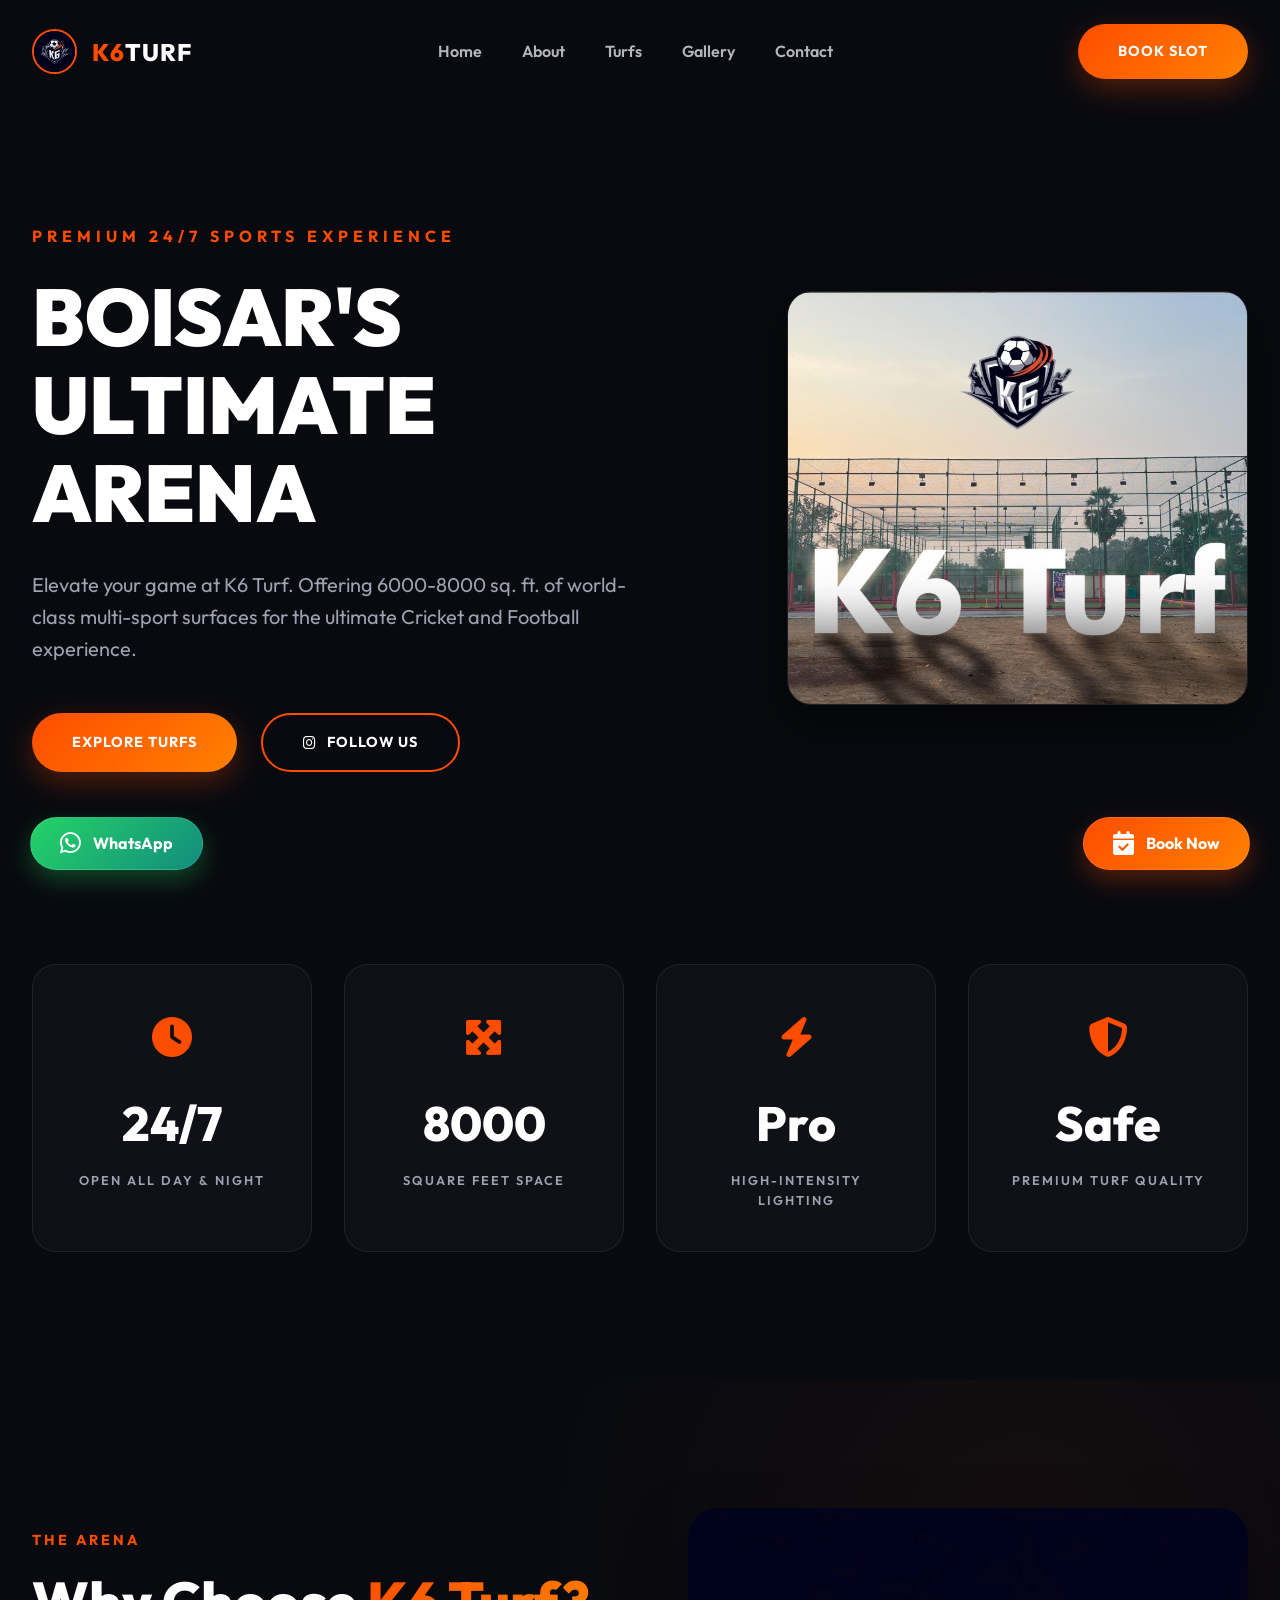
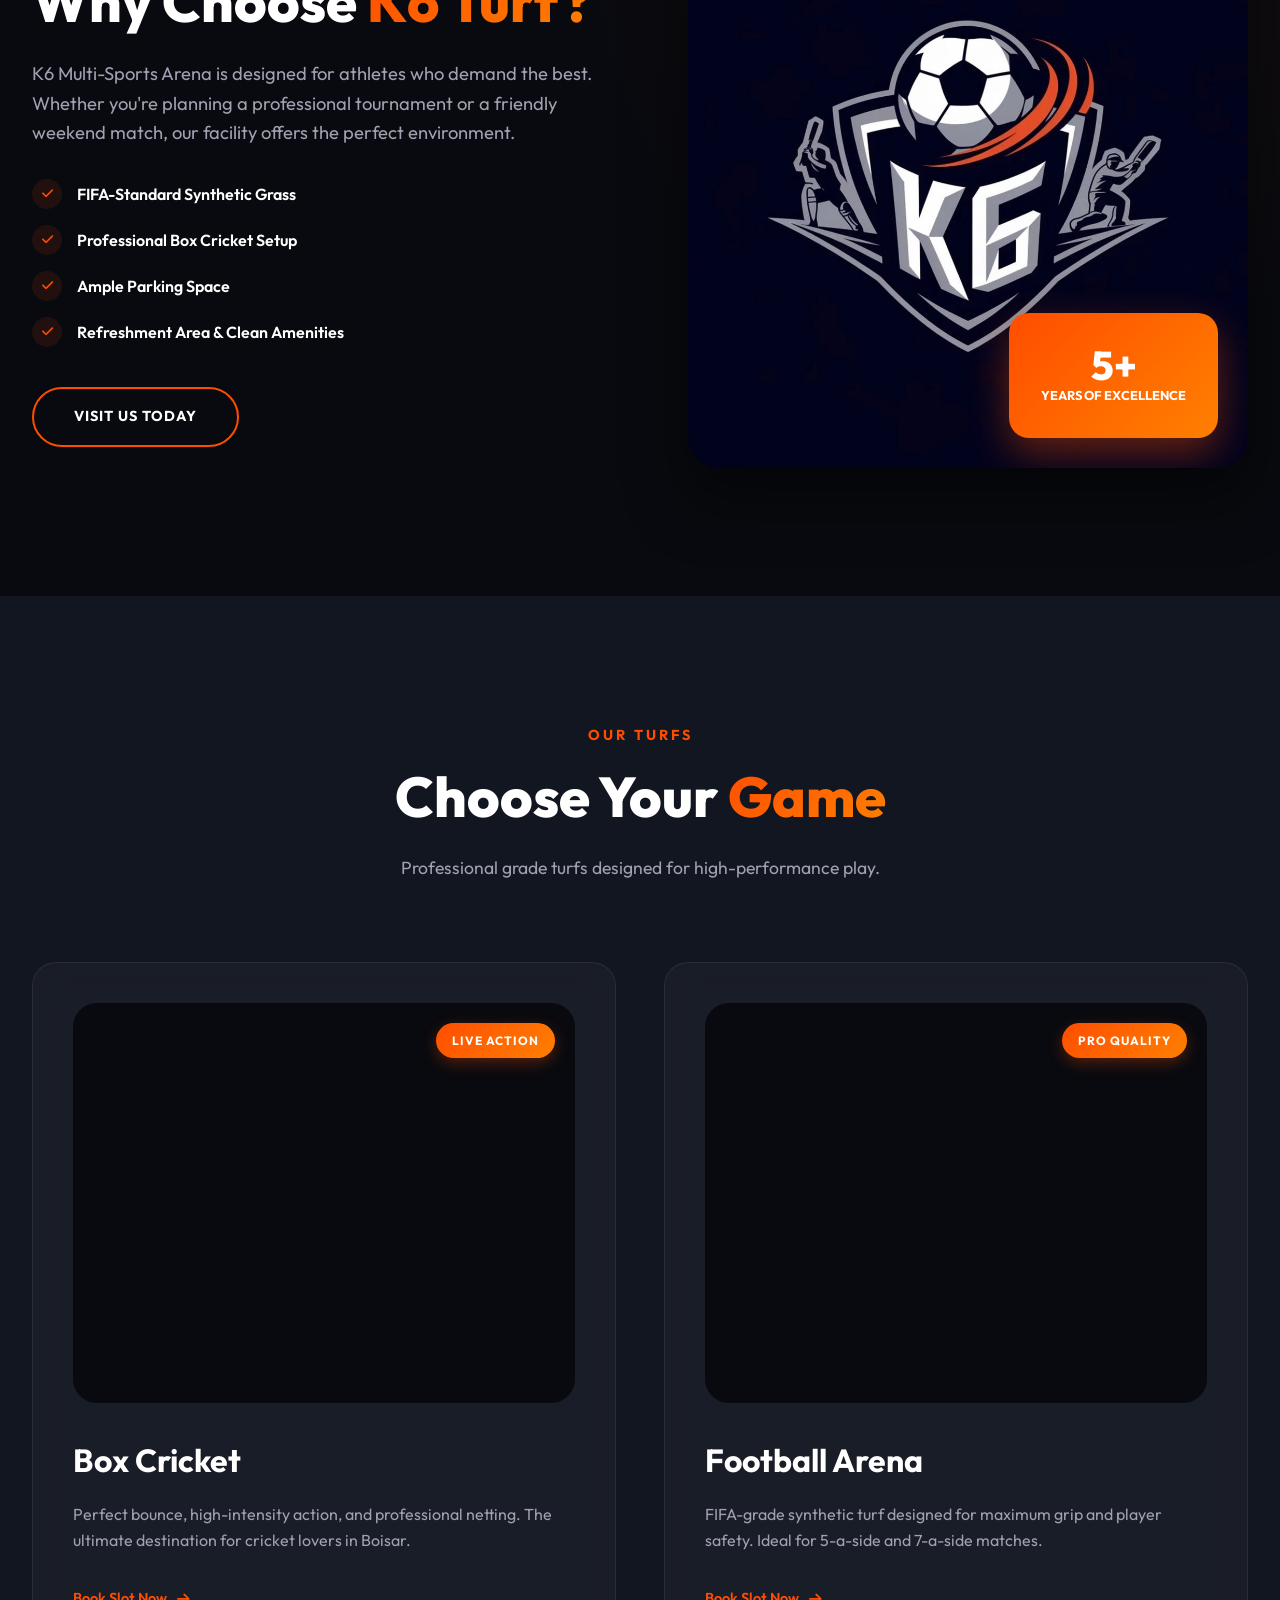
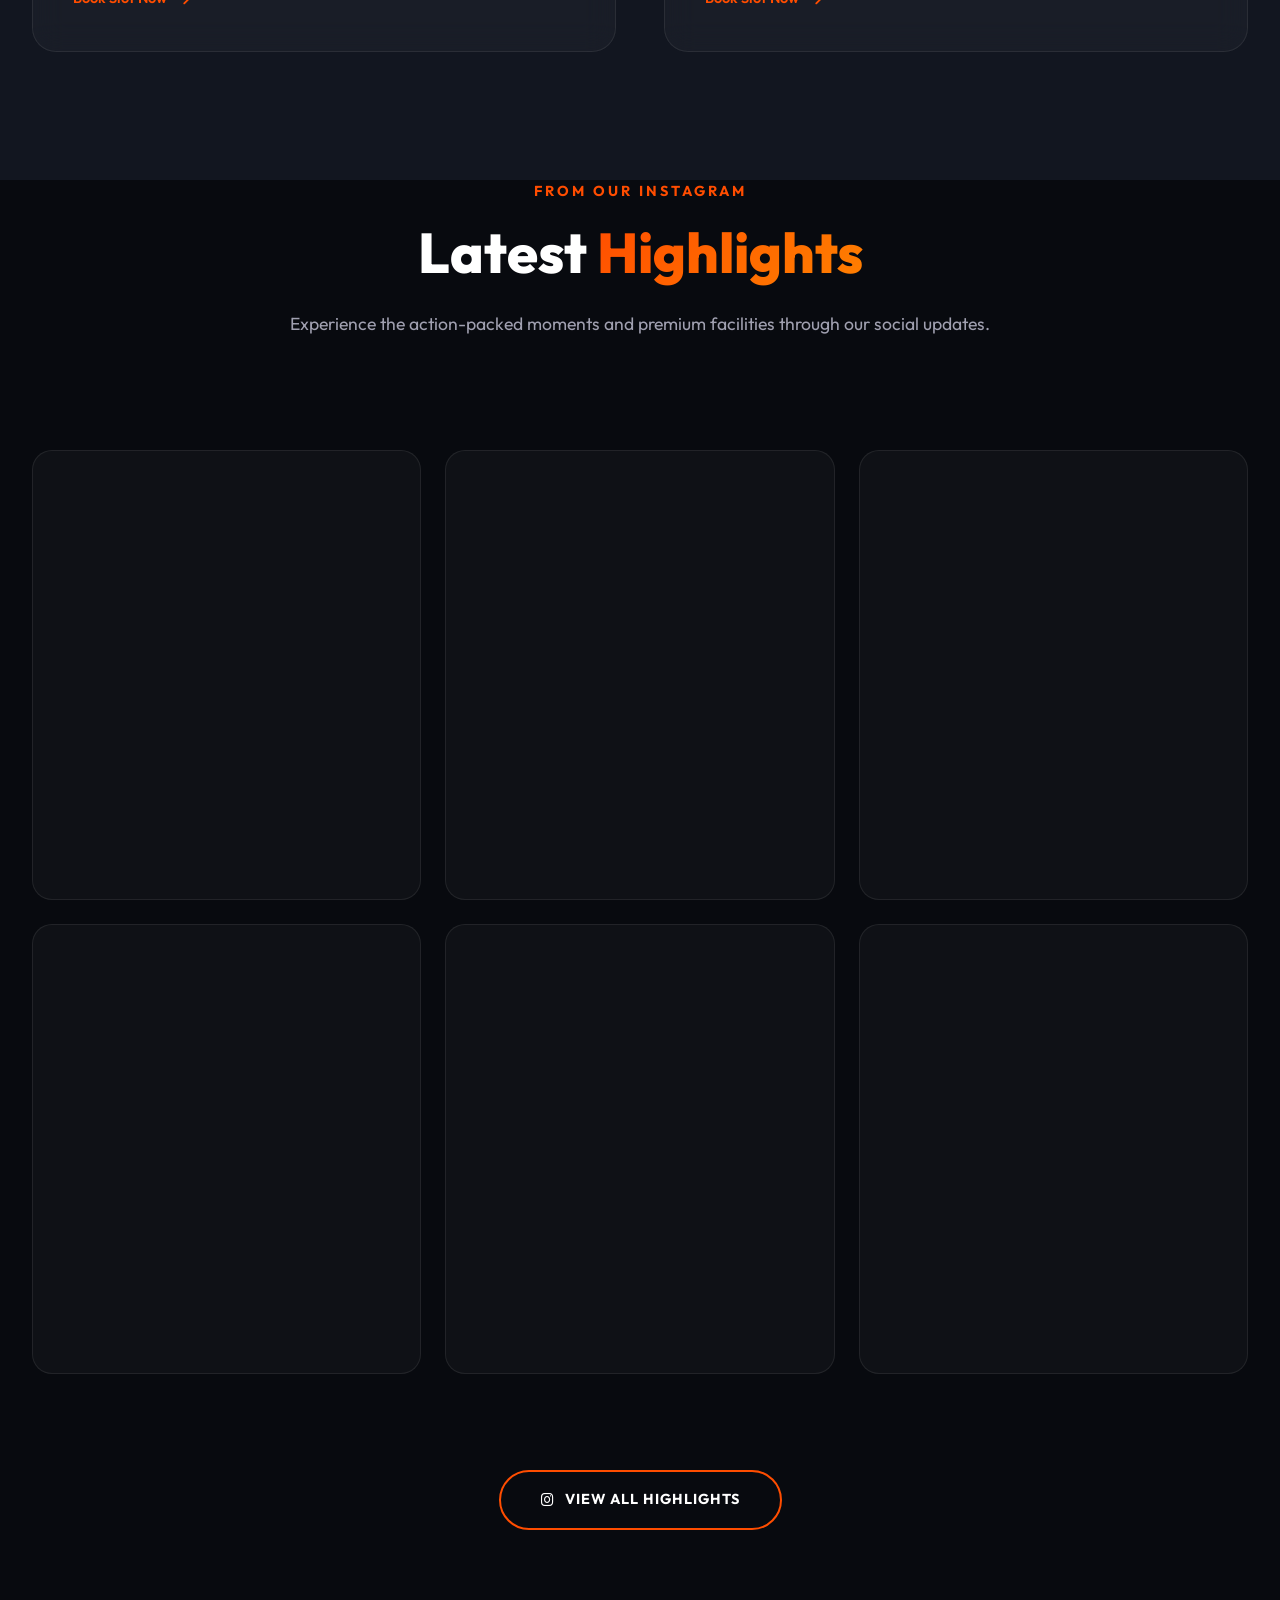
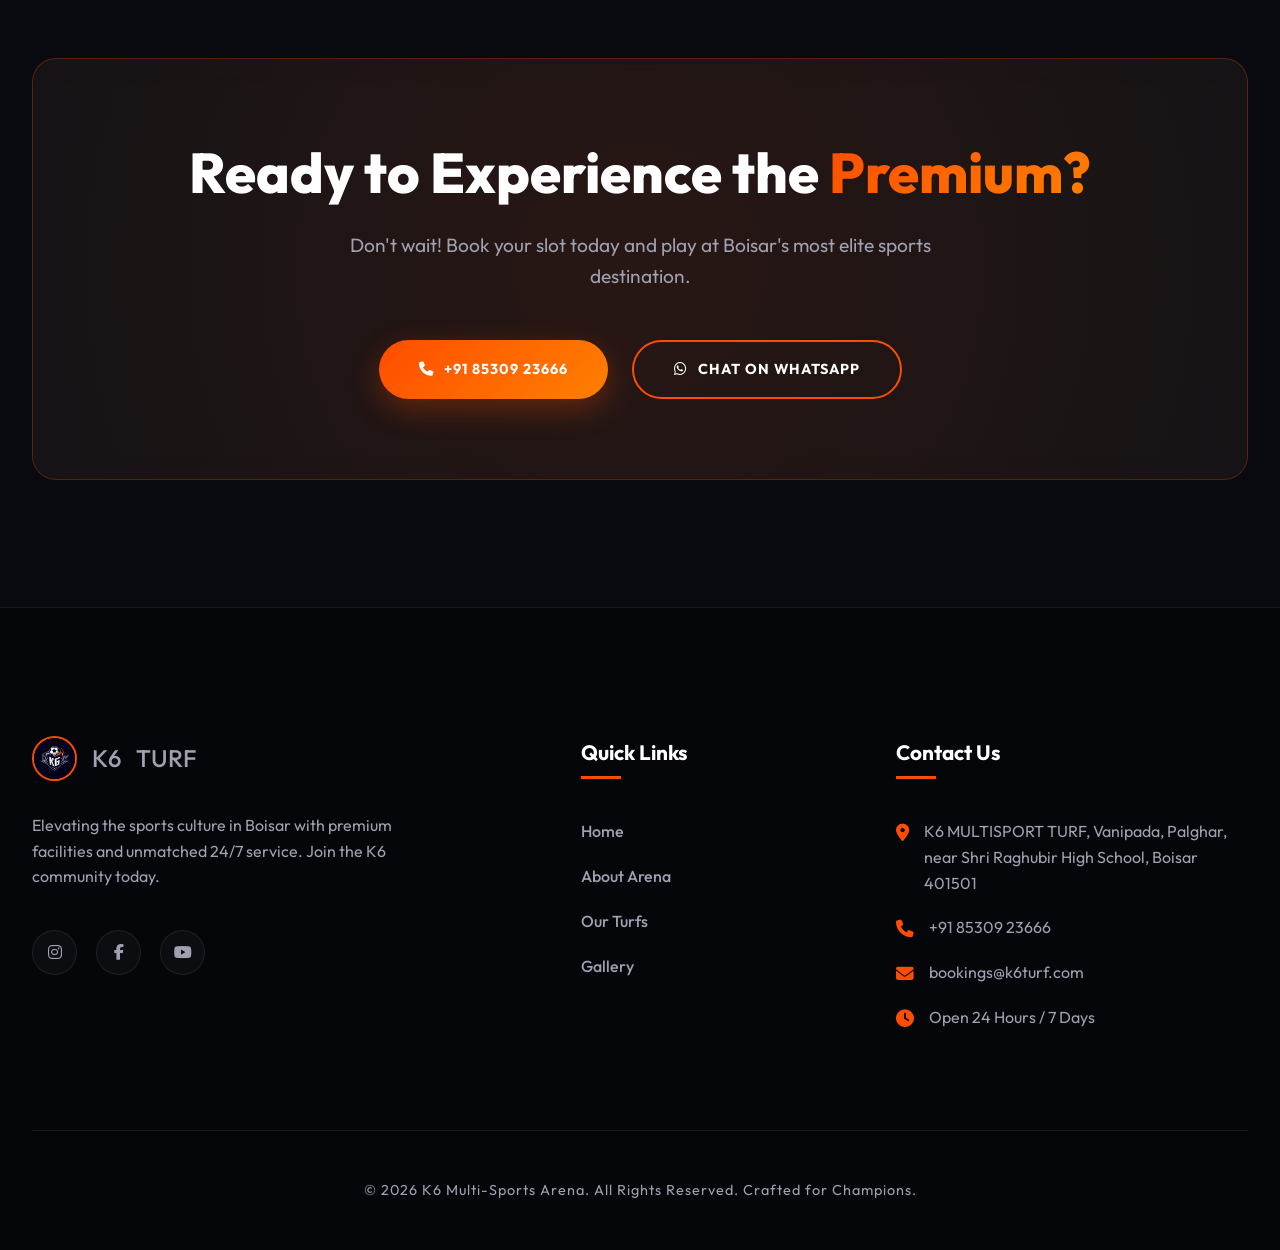
<file: index.html>
<!DOCTYPE html>
<html lang="en">
<head>
    <meta charset="UTF-8">
    <meta name="viewport" content="width=device-width, initial-scale=1.0">
    <title>K6Turf | Premium Multi-Sports Arena Boisar | 24/7 Cricket & Football</title>
    <meta name="description" content="K6 Multi-Sports Arena in Boisar. Premium 24/7 sports experience with 6000-8000 sq. ft. turfs for Cricket and Football. Book your slot now!">
    <meta name="keywords" content="K6 Turf, Boisar Turf, Cricket Turf Boisar, Football Turf Boisar, Multi-Sports Arena Boisar">
    <link rel="stylesheet" href="style.css">
    <link rel="stylesheet" href="https://cdnjs.cloudflare.com/ajax/libs/font-awesome/6.4.0/css/all.min.css">
    <link href="https://unpkg.com/aos@2.3.1/dist/aos.css" rel="stylesheet">
</head>
<body>

    <!-- Preloader -->
    <div class="preloader" id="preloader">
        <div class="loader-content">
            <img src="assets/logo.jpg" alt="K6 Turf Logo" class="loader-logo">
            <div class="loader-bar"></div>
        </div>
    </div>

    <header id="header">
        <div class="container">
            <nav>
                <a href="#" class="logo">
                    <img src="assets/logo.jpg" alt="K6 Logo" class="nav-logo">
                    <span class="logo-text"><span>K6</span>TURF</span>
                </a>
                <ul class="nav-links">
                    <li><a href="#home">Home</a></li>
                    <li><a href="#about">About</a></li>
                    <li><a href="#services">Turfs</a></li>
                    <li><a href="gallery.html">Gallery</a></li>
                    <li><a href="#contact">Contact</a></li>
                </ul>
                <div class="nav-actions">
                    <a href="https://wa.me/918530923666" class="btn btn-primary">Book Slot</a>
                    <button class="mobile-nav-toggle"><i class="fas fa-bars"></i></button>
                </div>
            </nav>
        </div>
    </header>

    <main>
        <!-- Hero Section -->
        <section class="hero" id="home">
            <div class="hero-overlay"></div>
            <div class="hero-bg">
                <video autoplay muted loop playsinline class="hero-video">
                    <source src="https://cdn.pixabay.com/video/2019/04/13/22756-330663738_large.mp4" type="video/mp4">
                </video>
            </div>
            <div class="container">
                <div class="hero-grid">
                    <div class="hero-content">
                        <span class="hero-tagline" data-aos="fade-down">Premium 24/7 Sports Experience</span>
                        <h1 data-aos="fade-up" data-aos-delay="200">BOISAR'S ULTIMATE <span>ARENA</span></h1>
                        <p data-aos="fade-up" data-aos-delay="400">Elevate your game at K6 Turf. Offering 6000-8000 sq. ft. of world-class multi-sport surfaces for the ultimate Cricket and Football experience.</p>
                        <div class="hero-btns" data-aos="fade-up" data-aos-delay="600">
                            <a href="#services" class="btn btn-primary">Explore Turfs</a>
                            <a href="https://www.instagram.com/k6_turf_boisar/" target="_blank" class="btn btn-outline"><i class="fab fa-instagram"></i> Follow Us</a>
                        </div>
                    </div>
                    <div class="hero-image" data-aos="zoom-in" data-aos-delay="400">
                        <img src="assets/hero_image.jpg" alt="K6 Turf Arena" class="hero-main-image">
                        <div class="logo-glow"></div>
                    </div>
                </div>
            </div>

        </section>

        <!-- Stats/Features -->
        <section class="stats">
            <div class="container">
                <div class="stats-grid">
                    <div class="stat-item glass-card" data-aos="zoom-in" data-aos-delay="100">
                        <div class="stat-icon"><i class="fas fa-clock"></i></div>
                        <h3>24/7</h3>
                        <p>Open All Day & Night</p>
                    </div>
                    <div class="stat-item glass-card" data-aos="zoom-in" data-aos-delay="200">
                        <div class="stat-icon"><i class="fas fa-expand-arrows-alt"></i></div>
                        <h3>8000</h3>
                        <p>Square Feet Space</p>
                    </div>
                    <div class="stat-item glass-card" data-aos="zoom-in" data-aos-delay="300">
                        <div class="stat-icon"><i class="fas fa-bolt"></i></div>
                        <h3>Pro</h3>
                        <p>High-Intensity Lighting</p>
                    </div>
                    <div class="stat-item glass-card" data-aos="zoom-in" data-aos-delay="400">
                        <div class="stat-icon"><i class="fas fa-shield-alt"></i></div>
                        <h3>Safe</h3>
                        <p>Premium Turf Quality</p>
                    </div>
                </div>
            </div>
        </section>

        <!-- About Section -->
        <section class="about" id="about">
            <div class="container">
                <div class="about-grid">
                    <div class="about-content" data-aos="fade-right">
                        <span class="sub-title">The Arena</span>
                        <h2>Why Choose <span>K6 Turf?</span></h2>
                        <p>K6 Multi-Sports Arena is designed for athletes who demand the best. Whether you're planning a professional tournament or a friendly weekend match, our facility offers the perfect environment.</p>
                        <ul class="feature-list">
                            <li><i class="fas fa-check"></i> FIFA-Standard Synthetic Grass</li>
                            <li><i class="fas fa-check"></i> Professional Box Cricket Setup</li>
                            <li><i class="fas fa-check"></i> Ample Parking Space</li>
                            <li><i class="fas fa-check"></i> Refreshment Area & Clean Amenities</li>
                        </ul>
                        <a href="#contact" class="btn btn-outline">Visit Us Today</a>
                    </div>
                    <div class="about-image" data-aos="fade-left">
                        <div class="image-wrapper">
                            <img src="assets/logo.jpg" alt="K6 Turf Experience">
                            <div class="experience-badge">
                                <h3>5+</h3>
                                <p>Years of Excellence</p>
                            </div>
                        </div>
                    </div>
                </div>
            </div>
        </section>

        <!-- Services Section -->
        <section class="services" id="services">
            <div class="container">
                <div class="section-header" data-aos="fade-up">
                    <span class="sub-title">Our Turfs</span>
                    <h2>Choose Your <span>Game</span></h2>
                    <p>Professional grade turfs designed for high-performance play.</p>
                </div>

                <div class="service-card-wrapper">
                    <div class="service-card glass-card" data-aos="fade-up">
                        <div class="service-img">
                            <blockquote class="instagram-media" data-instgrm-permalink="https://www.instagram.com/reel/DECcVCstjQd/" data-instgrm-version="14" style="width:100%; margin:0; border-radius: 24px;"></blockquote>
                            <div class="video-tag">Live Action</div>
                        </div>
                        <div class="service-body">
                            <h3>Box Cricket</h3>
                            <p>Perfect bounce, high-intensity action, and professional netting. The ultimate destination for cricket lovers in Boisar.</p>
                            <a href="https://wa.me/918530923666" class="btn btn-link">Book Slot Now <i class="fas fa-arrow-right"></i></a>
                        </div>
                    </div>

                    <div class="service-card glass-card" data-aos="fade-up" data-aos-delay="200">
                        <div class="service-img">
                            <blockquote class="instagram-media" data-instgrm-permalink="https://www.instagram.com/reel/DDRJOuAzfrm/" data-instgrm-version="14" style="width:100%; margin:0; border-radius: 24px;"></blockquote>
                            <div class="video-tag">Pro Quality</div>
                        </div>
                        <div class="service-body">
                            <h3>Football Arena</h3>
                            <p>FIFA-grade synthetic turf designed for maximum grip and player safety. Ideal for 5-a-side and 7-a-side matches.</p>
                            <a href="https://wa.me/918530923666" class="btn btn-link">Book Slot Now <i class="fas fa-arrow-right"></i></a>
                        </div>
                    </div>
                </div>
            </div>
        </section>

        <!-- Instagram Feed Section -->
        <section class="social-feed" id="gallery">
            <div class="container">
                <div class="section-header" data-aos="fade-up">
                    <span class="sub-title">From Our Instagram</span>
                    <h2>Latest <span>Highlights</span></h2>
                    <p>Experience the action-packed moments and premium facilities through our social updates.</p>
                </div>                
                <div class="instagram-grid">
                    <div class="insta-embed">
                        <blockquote class="instagram-media" data-instgrm-permalink="https://www.instagram.com/p/DD9cVFitu2C/" data-instgrm-version="14"></blockquote>
                    </div>
                    <div class="insta-embed">
                        <blockquote class="instagram-media" data-instgrm-permalink="https://www.instagram.com/p/DD1wI6gTpUK/" data-instgrm-version="14"></blockquote>
                    </div>
                    <div class="insta-embed">
                        <blockquote class="instagram-media" data-instgrm-permalink="https://www.instagram.com/reel/DDouvV-tCt_/" data-instgrm-version="14"></blockquote>
                    </div>
                    <div class="insta-embed">
                        <blockquote class="instagram-media" data-instgrm-permalink="https://www.instagram.com/reel/DDYcpSSzgJH/" data-instgrm-version="14"></blockquote>
                    </div>
                    <div class="insta-embed">
                        <blockquote class="instagram-media" data-instgrm-permalink="https://www.instagram.com/reel/DDRJOuAzfrm/" data-instgrm-version="14"></blockquote>
                    </div>
                    <div class="insta-embed">
                        <blockquote class="instagram-media" data-instgrm-permalink="https://www.instagram.com/reel/DDHYo43tLcD/" data-instgrm-version="14"></blockquote>
                    </div>
                </div>
                
                <div class="center-btn" style="margin-top: 4rem; text-align: center;">
                    <a href="gallery.html" class="btn btn-outline"><i class="fab fa-instagram"></i> View All Highlights</a>
                </div>
            </div>
        </section>


        <!-- Booking CTA -->
        <section class="cta-section">
            <div class="container">
                <div class="cta-card glass-card" data-aos="flip-up">
                    <h2>Ready to Experience the <span>Premium?</span></h2>
                    <p>Don't wait! Book your slot today and play at Boisar's most elite sports destination.</p>
                    <div class="cta-btns">
                        <a href="tel:+918530923666" class="btn btn-primary"><i class="fas fa-phone"></i> +91 85309 23666</a>
                        <a href="https://wa.me/918530923666" class="btn btn-outline"><i class="fab fa-whatsapp"></i> Chat on WhatsApp</a>
                    </div>
                </div>
            </div>
        </section>
    </main>

    <footer id="contact">
        <div class="container">
            <div class="footer-grid">
                <div class="footer-col footer-info">
                    <a href="#" class="logo footer-logo">
                        <img src="assets/logo.jpg" alt="K6 Logo" class="nav-logo">
                        <span>K6</span>TURF
                    </a>
                    <p>Elevating the sports culture in Boisar with premium facilities and unmatched 24/7 service. Join the K6 community today.</p>
                    <div class="footer-social">
                        <a href="https://www.instagram.com/k6_turf_boisar/" class="social-btn"><i class="fab fa-instagram"></i></a>
                        <a href="#" class="social-btn"><i class="fab fa-facebook-f"></i></a>
                        <a href="#" class="social-btn"><i class="fab fa-youtube"></i></a>
                    </div>
                </div>
                <div class="footer-col">
                    <h4>Quick Links</h4>
                    <ul>
                        <li><a href="#home">Home</a></li>
                        <li><a href="#about">About Arena</a></li>
                        <li><a href="#services">Our Turfs</a></li>
                        <li><a href="gallery.html">Gallery</a></li>
                    </ul>
                </div>
                <div class="footer-col">
                    <h4>Contact Us</h4>
                    <ul class="contact-list">
                        <li><i class="fas fa-map-marker-alt"></i> K6 MULTISPORT TURF, Vanipada, Palghar, near Shri Raghubir High School, Boisar 401501</li>
                        <li><i class="fas fa-phone"></i> +91 85309 23666</li>
                        <li><i class="fas fa-envelope"></i> bookings@k6turf.com</li>
                        <li><i class="fas fa-clock"></i> Open 24 Hours / 7 Days</li>
                    </ul>
                </div>
            </div>
            <div class="footer-bottom">
                <p>&copy; 2026 K6 Multi-Sports Arena. All Rights Reserved. Crafted for Champions.</p>
            </div>
        </div>
    </footer>

    <!-- Floating Action Buttons -->
    <div class="floating-actions">
        <a href="https://wa.me/918530923666" class="float-btn float-whatsapp" aria-label="Chat on WhatsApp">
            <i class="fab fa-whatsapp"></i>
            <span class="float-text">WhatsApp</span>
        </a>
        <a href="https://wa.me/918530923666" class="float-btn float-book" aria-label="Book Now">
            <i class="fas fa-calendar-check"></i>
            <span class="float-text">Book Now</span>
        </a>
    </div>

    <script async src="//www.instagram.com/embed.js"></script>
    <script>
        // Persistent Instagram processing
        function processInstagram() {
            if (window.instgrm) {
                window.instgrm.Embeds.process();
            }
        }

        window.addEventListener('load', () => {
            processInstagram();
            // Retry a few times to catch slow loads
            setTimeout(processInstagram, 2000);
            setTimeout(processInstagram, 5000);
        });

        // Also process if user scrolls (failsafe)
        window.addEventListener('scroll', processInstagram, { once: true });
    </script>
    <script src="https://unpkg.com/aos@2.3.1/dist/aos.js"></script>
    <script src="script.js"></script>
</body>
</html>
</file>
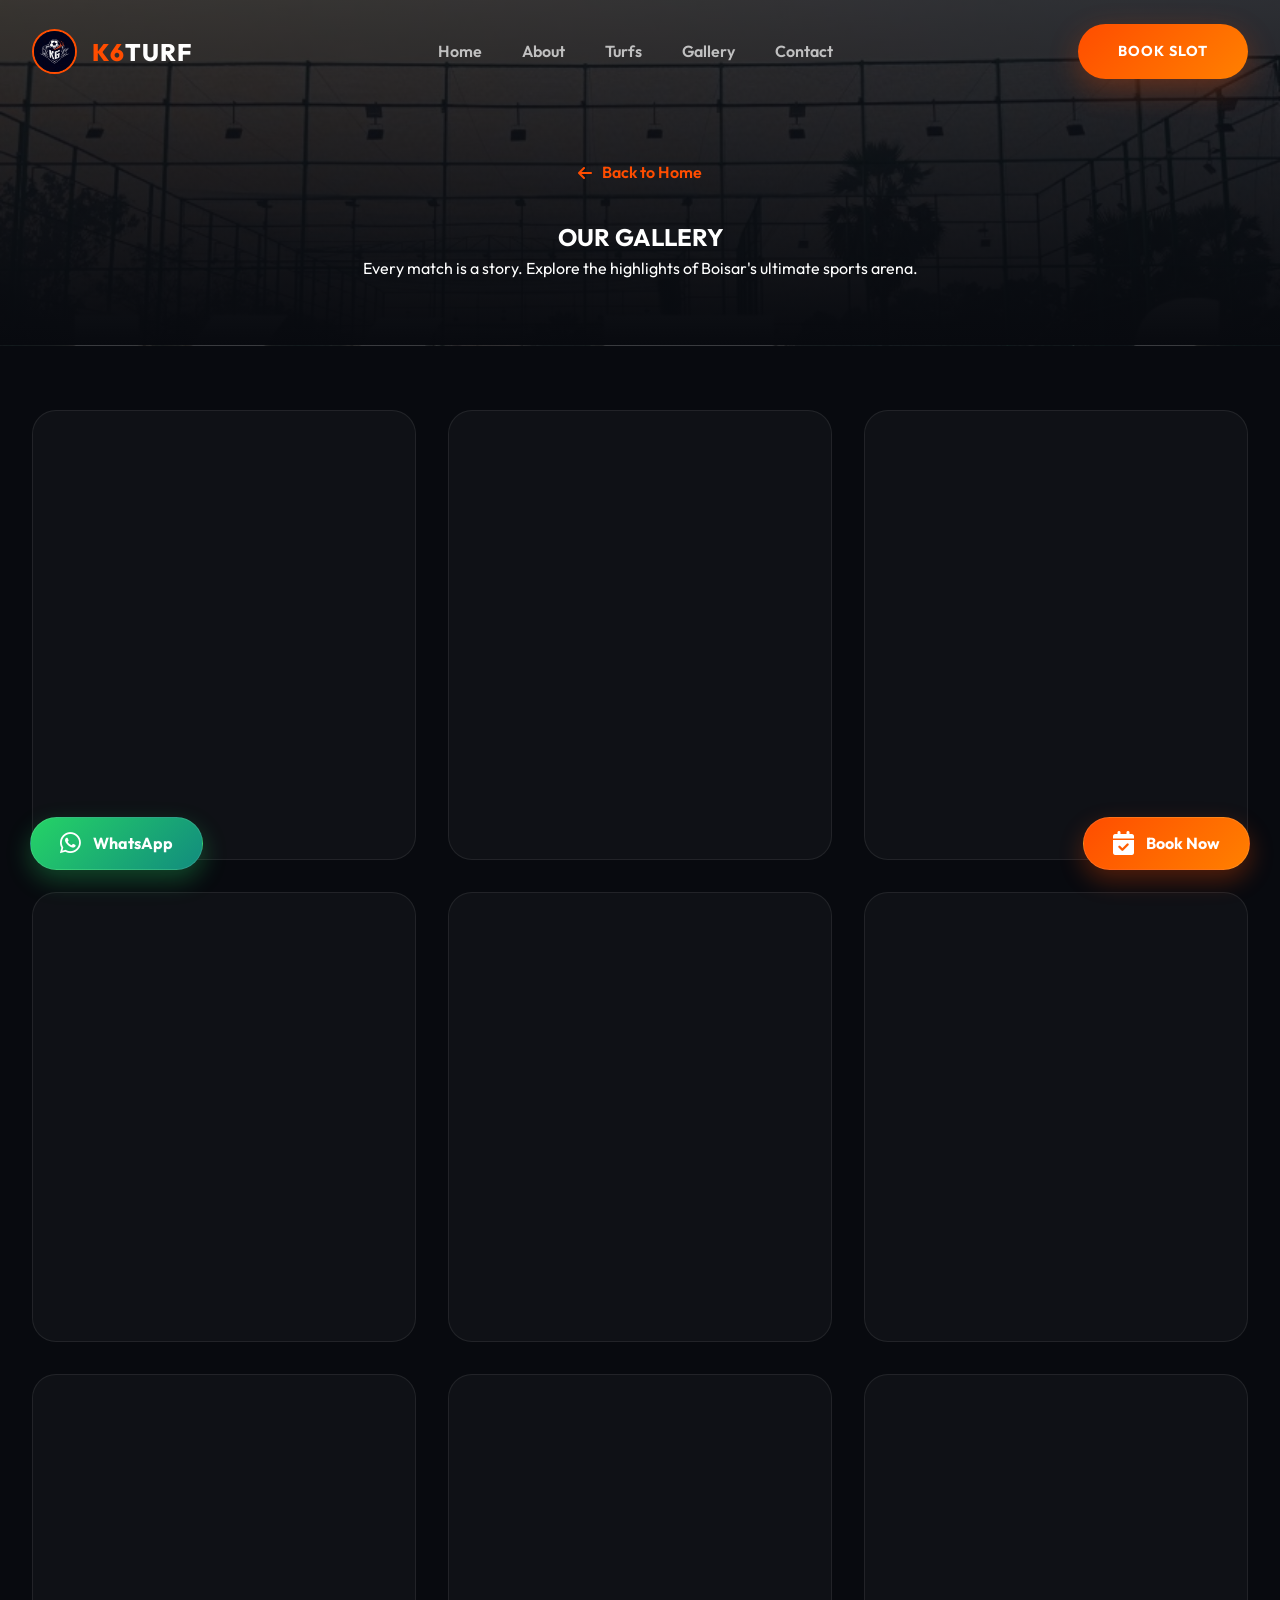
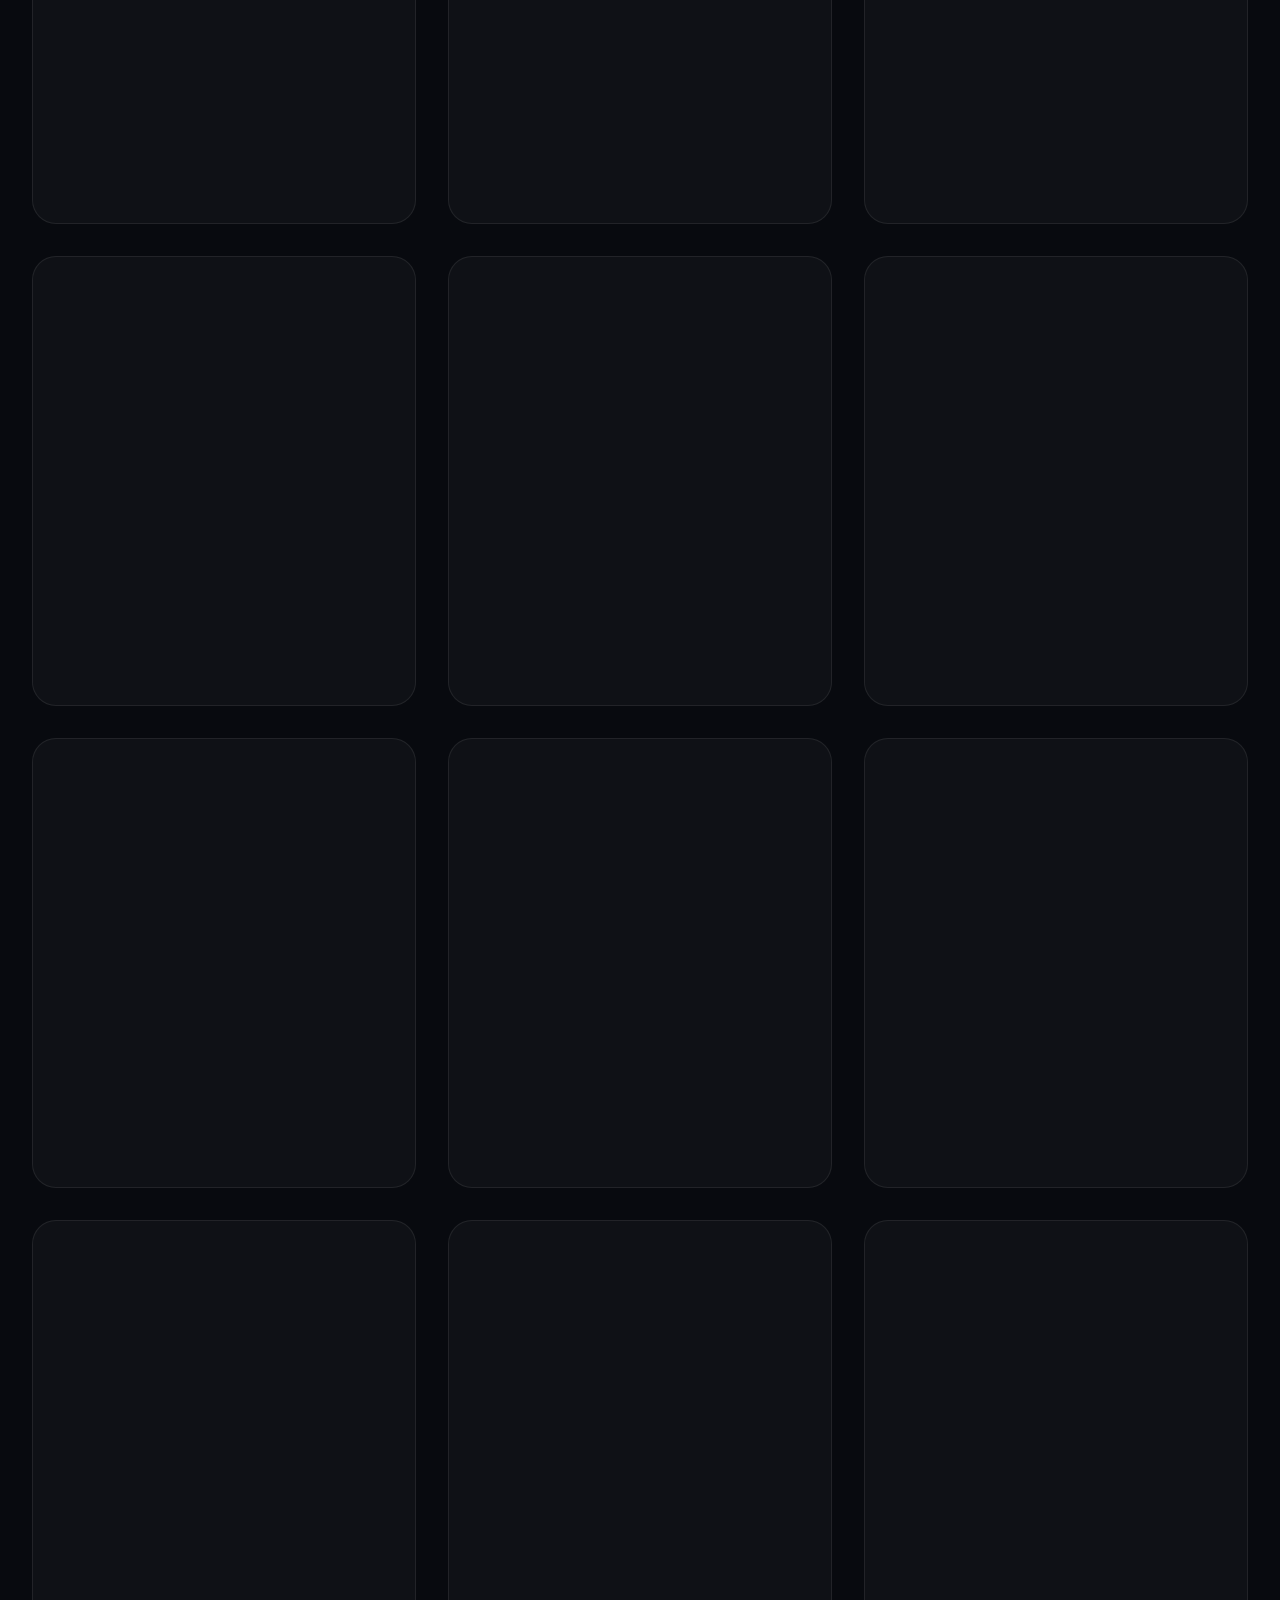
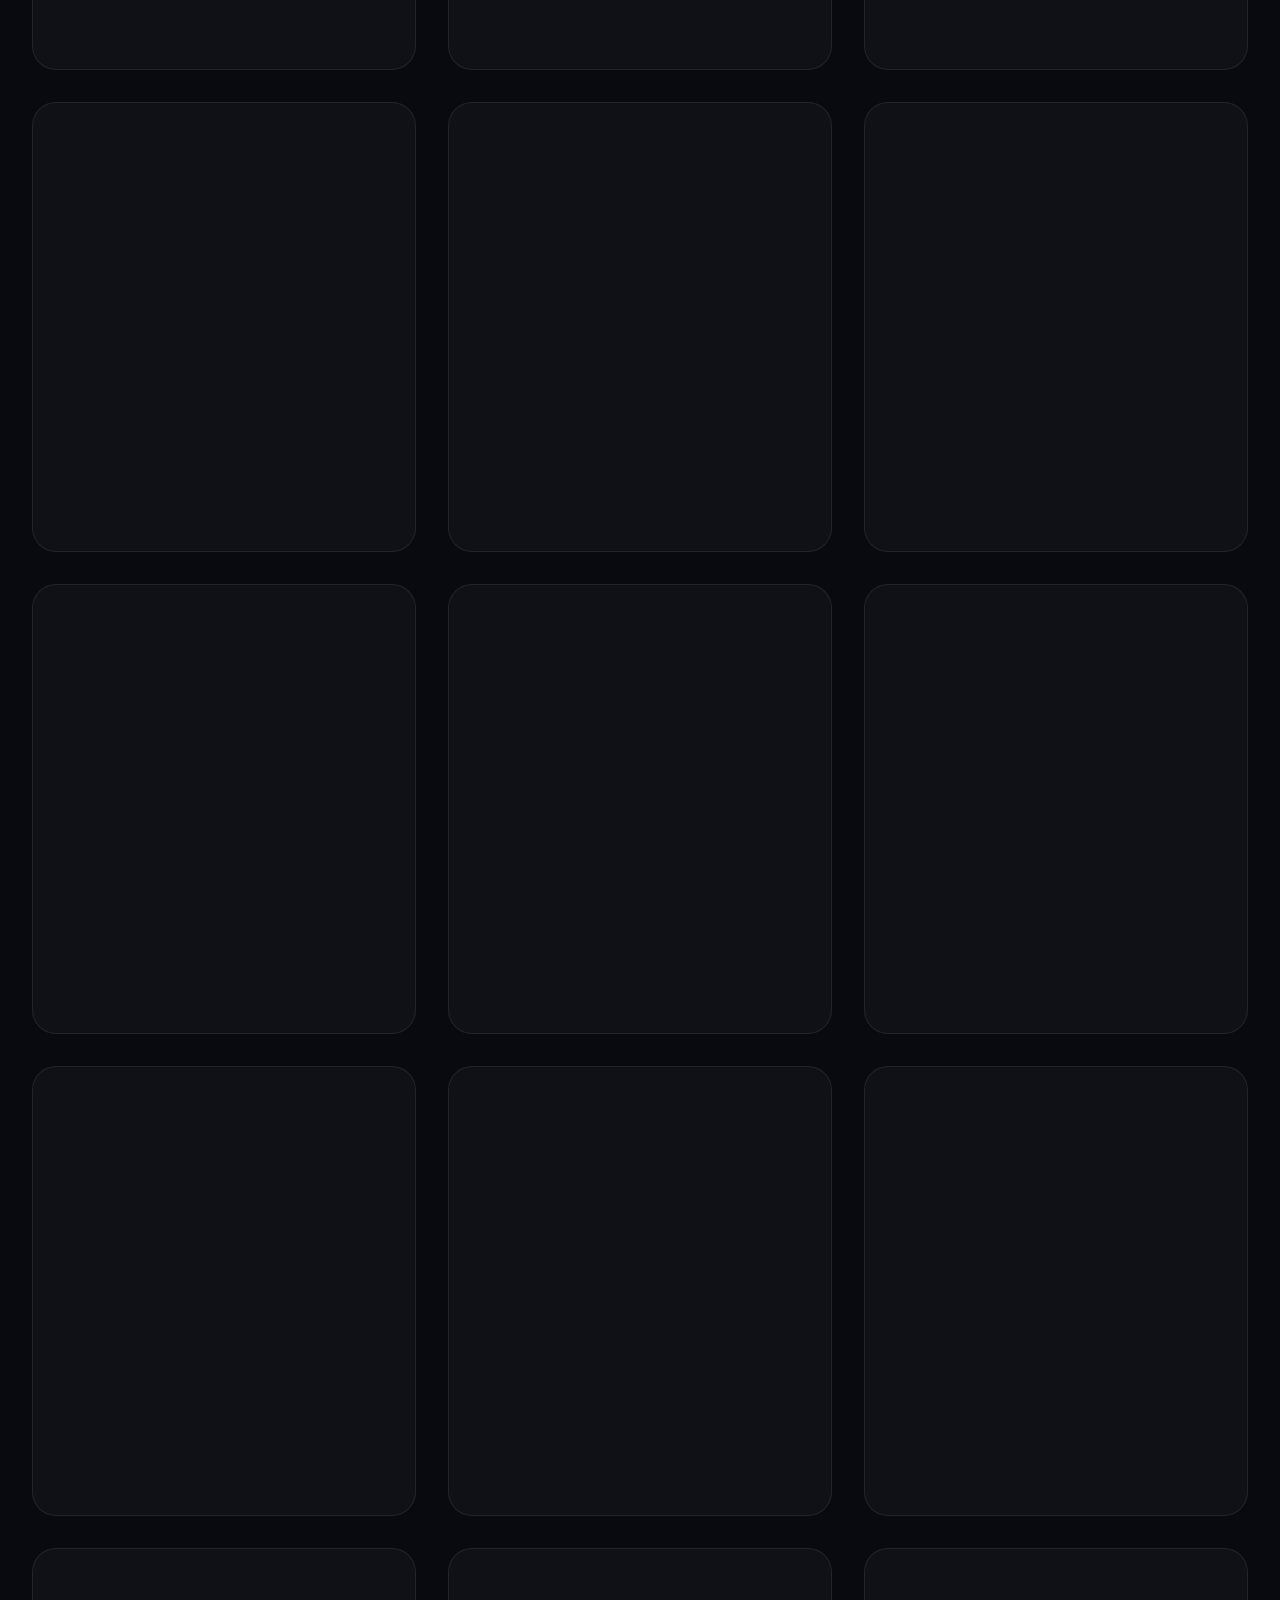
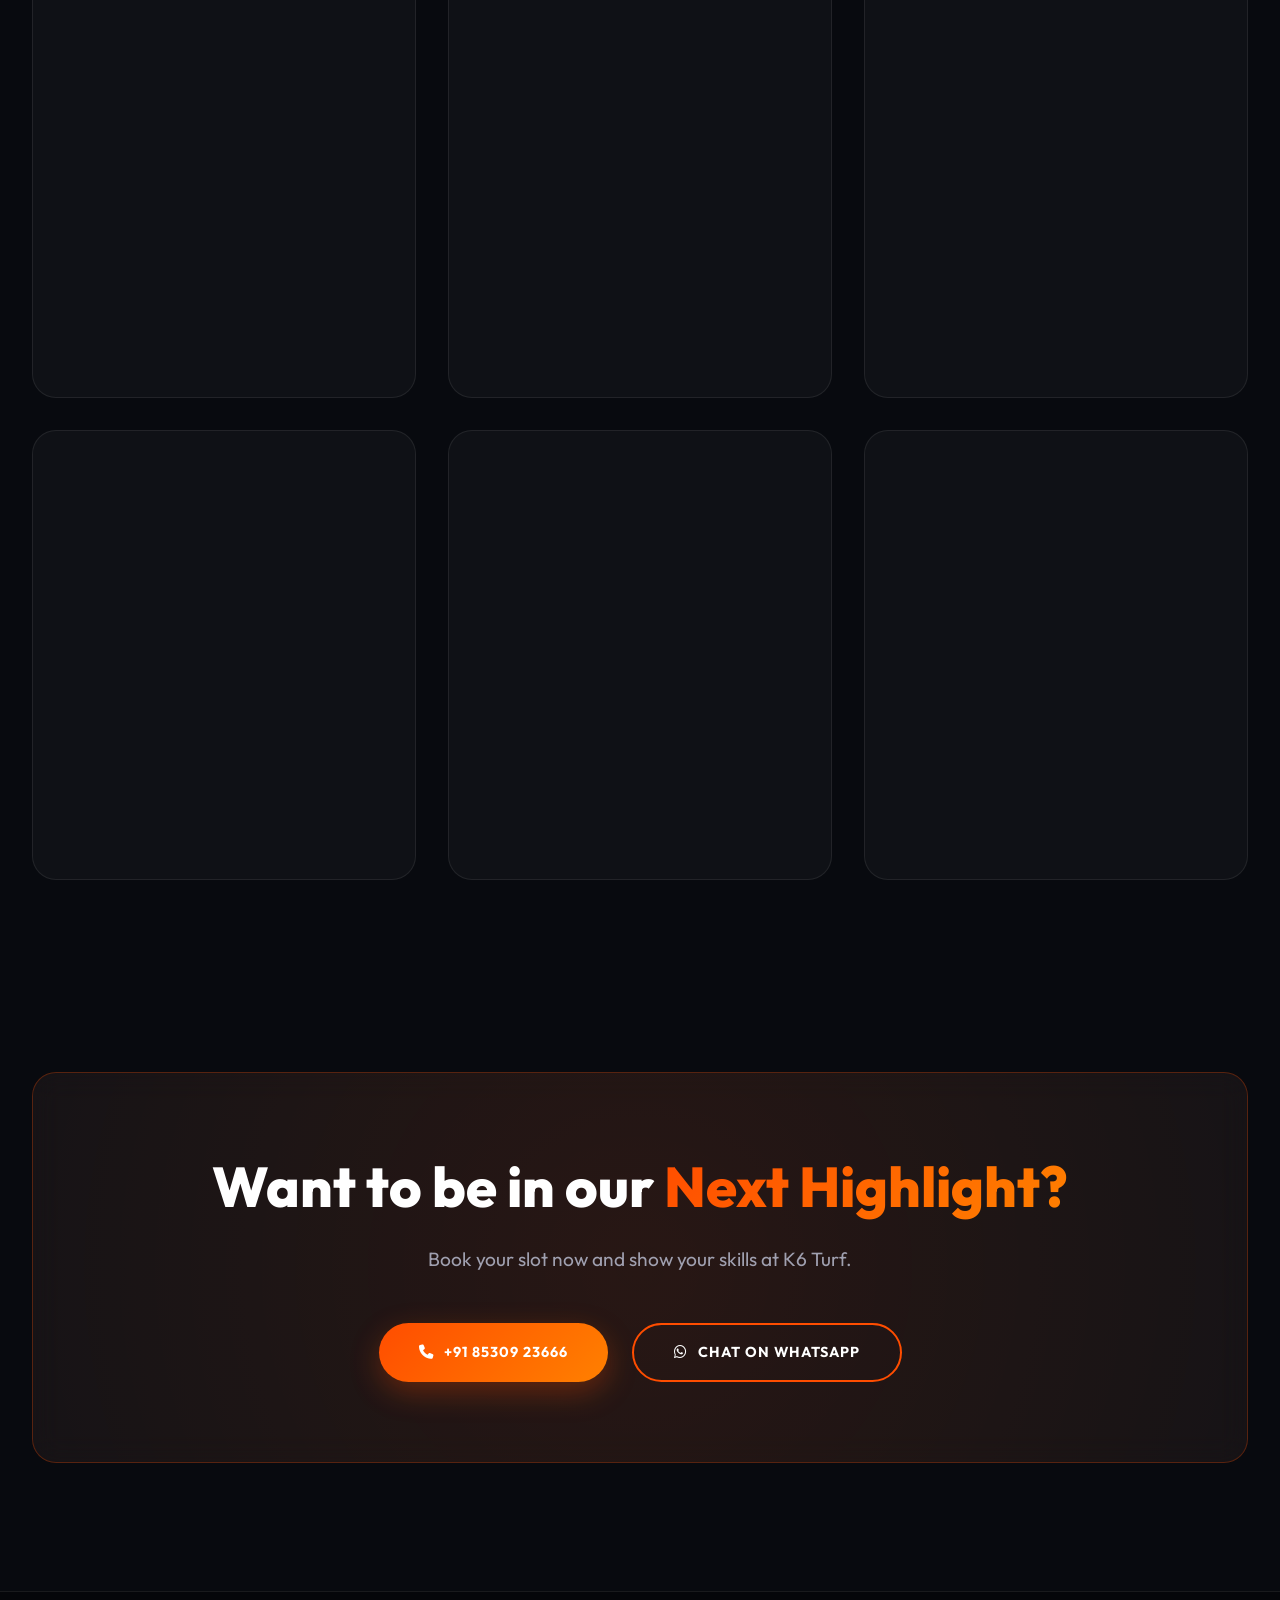
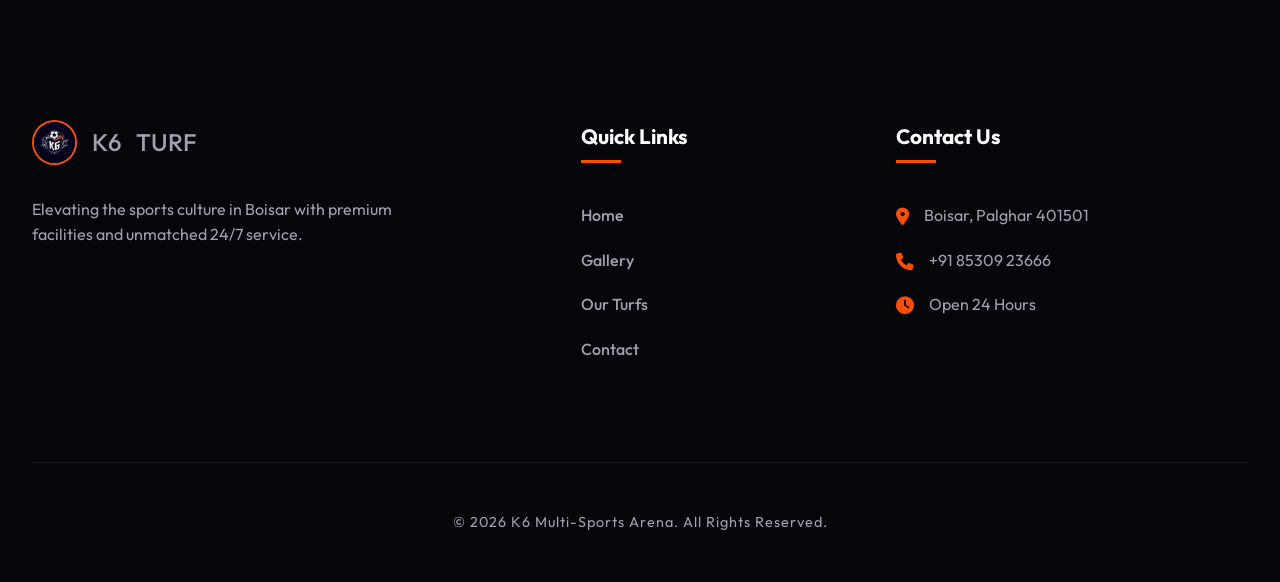
<file: gallery.html>
<!DOCTYPE html>
<html lang="en">
<head>
    <meta charset="UTF-8">
    <meta name="viewport" content="width=device-width, initial-scale=1.0">
    <title>Gallery | K6Turf Boisar - Moments & Highlights</title>
    <meta name="description" content="Explore the action-packed moments at K6 Multi-Sports Arena Boisar. View our latest cricket and football highlights.">
    <link rel="stylesheet" href="style.css">
    <link rel="stylesheet" href="https://cdnjs.cloudflare.com/ajax/libs/font-awesome/6.4.0/css/all.min.css">
    <link href="https://unpkg.com/aos@2.3.1/dist/aos.css" rel="stylesheet">
    <style>
        .gallery-page-header {
            padding: 10rem 0 4rem;
            text-align: center;
            background: linear-gradient(to bottom, rgba(8, 10, 15, 0.8), var(--primary)), url('assets/hero_image.jpg');
            background-size: cover;
            background-position: center;
            position: relative;
        }
        
        .gallery-grid-full {
            display: grid;
            grid-template-columns: repeat(auto-fill, minmax(320px, 1fr));
            gap: 2rem;
            padding: 4rem 0;
        }

        .gallery-item {
            background: var(--glass);
            border-radius: 24px;
            overflow: hidden;
            border: 1px solid var(--glass-border);
            transition: var(--transition);
            min-height: 450px; /* Pre-allocate space for reels */
            display: flex;
            flex-direction: column;
            justify-content: center;
        }

        .gallery-item iframe {
            border-radius: 24px !important;
            margin: 0 !important;
            width: 100% !important;
        }

        .gallery-item:hover {
            transform: translateY(-10px);
            border-color: var(--accent);
            box-shadow: 0 20px 40px rgba(0,0,0,0.4);
        }

        .back-home {
            margin-bottom: 2rem;
            display: inline-flex;
            align-items: center;
            gap: 10px;
            color: var(--accent);
            text-decoration: none;
            font-weight: 600;
        }
    </style>
</head>
<body>

    <!-- Preloader -->
    <div class="preloader" id="preloader">
        <div class="loader-content">
            <img src="assets/logo.jpg" alt="K6 Turf Logo" class="loader-logo">
            <div class="loader-bar"></div>
        </div>
    </div>

    <header id="header" class="scrolled">
        <div class="container">
            <nav>
                <a href="index.html" class="logo">
                    <img src="assets/logo.jpg" alt="K6 Logo" class="nav-logo">
                    <span class="logo-text"><span>K6</span>TURF</span>
                </a>
                <ul class="nav-links">
                    <li><a href="index.html#home">Home</a></li>
                    <li><a href="index.html#about">About</a></li>
                    <li><a href="index.html#services">Turfs</a></li>
                    <li><a href="gallery.html" class="active">Gallery</a></li>
                    <li><a href="index.html#contact">Contact</a></li>
                </ul>
                <div class="nav-actions">
                    <a href="https://wa.me/918530923666" class="btn btn-primary">Book Slot</a>
                    <button class="mobile-nav-toggle"><i class="fas fa-bars"></i></button>
                </div>
            </nav>
        </div>
    </header>

    <main>
        <section class="gallery-page-header">
            <div class="container" data-aos="fade-up">
                <a href="index.html" class="back-home"><i class="fas fa-arrow-left"></i> Back to Home</a>
                <h1>OUR <span>GALLERY</span></h1>
                <p>Every match is a story. Explore the highlights of Boisar's ultimate sports arena.</p>
            </div>
        </section>

        <section class="gallery-content">
            <div class="container">
                <div class="gallery-grid-full">
                    <!-- Row 1 -->
                    <div class="gallery-item">
                        <blockquote class="instagram-media" data-instgrm-permalink="https://www.instagram.com/reel/DFaEvc9TmNo/" data-instgrm-version="14"></blockquote>
                    </div>
                    <div class="gallery-item">
                        <blockquote class="instagram-media" data-instgrm-permalink="https://www.instagram.com/reel/DQ9aMk0iMoH/" data-instgrm-version="14"></blockquote>
                    </div>
                    <div class="gallery-item">
                        <blockquote class="instagram-media" data-instgrm-permalink="https://www.instagram.com/p/DPoWp0yDz2l/" data-instgrm-version="14"></blockquote>
                    </div>

                    <!-- Row 2 -->
                    <div class="gallery-item">
                        <blockquote class="instagram-media" data-instgrm-permalink="https://www.instagram.com/reel/DGQdaPyztkK/" data-instgrm-version="14"></blockquote>
                    </div>
                    <div class="gallery-item">
                        <blockquote class="instagram-media" data-instgrm-permalink="https://www.instagram.com/reel/DE0Fb1FqPwd/" data-instgrm-version="14"></blockquote>
                    </div>
                    <div class="gallery-item">
                        <blockquote class="instagram-media" data-instgrm-permalink="https://www.instagram.com/reel/DEwyY6cT_Gz/" data-instgrm-version="14"></blockquote>
                    </div>

                    <!-- Row 3 -->
                    <div class="gallery-item">
                        <blockquote class="instagram-media" data-instgrm-permalink="https://www.instagram.com/p/DEv5SzQohzT/" data-instgrm-version="14"></blockquote>
                    </div>
                    <div class="gallery-item">
                        <blockquote class="instagram-media" data-instgrm-permalink="https://www.instagram.com/p/DEv4koIBz6x/" data-instgrm-version="14"></blockquote>
                    </div>
                    <div class="gallery-item">
                        <blockquote class="instagram-media" data-instgrm-permalink="https://www.instagram.com/p/DEQM58ST89m/" data-instgrm-version="14"></blockquote>
                    </div>

                    <!-- Row 4 -->
                    <div class="gallery-item">
                        <blockquote class="instagram-media" data-instgrm-permalink="https://www.instagram.com/reel/DEO1K_lzRD1/" data-instgrm-version="14"></blockquote>
                    </div>
                    <div class="gallery-item">
                        <blockquote class="instagram-media" data-instgrm-permalink="https://www.instagram.com/reel/DECcVCstjQd/" data-instgrm-version="14"></blockquote>
                    </div>
                    <div class="gallery-item">
                        <blockquote class="instagram-media" data-instgrm-permalink="https://www.instagram.com/p/DD9cVFitu2C/" data-instgrm-version="14"></blockquote>
                    </div>

                    <!-- Row 5 -->
                    <div class="gallery-item">
                        <blockquote class="instagram-media" data-instgrm-permalink="https://www.instagram.com/p/DD1wI6gTpUK/" data-instgrm-version="14"></blockquote>
                    </div>
                    <div class="gallery-item">
                        <blockquote class="instagram-media" data-instgrm-permalink="https://www.instagram.com/reel/DDouvV-tCt_/" data-instgrm-version="14"></blockquote>
                    </div>
                    <div class="gallery-item">
                        <blockquote class="instagram-media" data-instgrm-permalink="https://www.instagram.com/reel/DDYcpSSzgJH/" data-instgrm-version="14"></blockquote>
                    </div>

                    <!-- Row 6 -->
                    <div class="gallery-item">
                        <blockquote class="instagram-media" data-instgrm-permalink="https://www.instagram.com/reel/DDRJOuAzfrm/" data-instgrm-version="14"></blockquote>
                    </div>
                    <div class="gallery-item">
                        <blockquote class="instagram-media" data-instgrm-permalink="https://www.instagram.com/reel/DDHYo43tLcD/" data-instgrm-version="14"></blockquote>
                    </div>
                    <div class="gallery-item">
                        <blockquote class="instagram-media" data-instgrm-permalink="https://www.instagram.com/reel/DDETssOTYeC/" data-instgrm-version="14"></blockquote>
                    </div>

                    <!-- Row 7 -->
                    <div class="gallery-item">
                        <blockquote class="instagram-media" data-instgrm-permalink="https://www.instagram.com/p/DCq1sHwzW_R/" data-instgrm-version="14"></blockquote>
                    </div>
                    <div class="gallery-item">
                        <blockquote class="instagram-media" data-instgrm-permalink="https://www.instagram.com/reel/DCkCplVtdFK/" data-instgrm-version="14"></blockquote>
                    </div>
                    <div class="gallery-item">
                        <blockquote class="instagram-media" data-instgrm-permalink="https://www.instagram.com/reel/DCTIOpLNpQK/" data-instgrm-version="14"></blockquote>
                    </div>

                    <!-- Row 8 -->
                    <div class="gallery-item">
                        <blockquote class="instagram-media" data-instgrm-permalink="https://www.instagram.com/p/DCS1V7UIqZn/" data-instgrm-version="14"></blockquote>
                    </div>
                    <div class="gallery-item">
                        <blockquote class="instagram-media" data-instgrm-permalink="https://www.instagram.com/p/DCSjaPwtsP3/" data-instgrm-version="14"></blockquote>
                    </div>
                    <div class="gallery-item">
                        <blockquote class="instagram-media" data-instgrm-permalink="https://www.instagram.com/p/DCSiIqUtlUj/" data-instgrm-version="14"></blockquote>
                    </div>

                    <!-- Row 9 -->
                    <div class="gallery-item">
                        <blockquote class="instagram-media" data-instgrm-permalink="https://www.instagram.com/p/DCRstI7NSiQ/" data-instgrm-version="14"></blockquote>
                    </div>
                    <div class="gallery-item">
                        <blockquote class="instagram-media" data-instgrm-permalink="https://www.instagram.com/p/DCOcpYaNdAu/" data-instgrm-version="14"></blockquote>
                    </div>
                    <div class="gallery-item">
                        <blockquote class="instagram-media" data-instgrm-permalink="https://www.instagram.com/reel/DCAKTjDNxHj/" data-instgrm-version="14"></blockquote>
                    </div>

                    <!-- Row 10 -->
                    <div class="gallery-item">
                        <blockquote class="instagram-media" data-instgrm-permalink="https://www.instagram.com/reel/DBt8z9sNoTt/" data-instgrm-version="14"></blockquote>
                    </div>
                    <div class="gallery-item">
                        <blockquote class="instagram-media" data-instgrm-permalink="https://www.instagram.com/p/DBrNTr4TCgf/" data-instgrm-version="14"></blockquote>
                    </div>
                    <div class="gallery-item">
                        <blockquote class="instagram-media" data-instgrm-permalink="https://www.instagram.com/p/DBovPAxtV9x/" data-instgrm-version="14"></blockquote>
                    </div>

                    <!-- Row 11 -->
                    <div class="gallery-item">
                        <blockquote class="instagram-media" data-instgrm-permalink="https://www.instagram.com/p/DBn7lYDNzGX/" data-instgrm-version="14"></blockquote>
                    </div>
                    <div class="gallery-item">
                        <blockquote class="instagram-media" data-instgrm-permalink="https://www.instagram.com/p/DBn7NBZtBUS/" data-instgrm-version="14"></blockquote>
                    </div>
                    <div class="gallery-item">
                        <blockquote class="instagram-media" data-instgrm-permalink="https://www.instagram.com/reel/DBfzY3Og0AC/" data-instgrm-version="14"></blockquote>
                    </div>
                </div>
            </div>
        </section>

        <script async src="//www.instagram.com/embed.js"></script>

        <!-- Booking CTA -->
        <section class="cta-section">
            <div class="container">
                <div class="cta-card glass-card" data-aos="flip-up">
                    <h2>Want to be in our <span>Next Highlight?</span></h2>
                    <p>Book your slot now and show your skills at K6 Turf.</p>
                    <div class="cta-btns">
                        <a href="tel:+918530923666" class="btn btn-primary"><i class="fas fa-phone"></i> +91 85309 23666</a>
                        <a href="https://wa.me/918530923666" class="btn btn-outline"><i class="fab fa-whatsapp"></i> Chat on WhatsApp</a>
                    </div>
                </div>
            </div>
        </section>
    </main>

    <footer id="contact">
        <div class="container">
            <div class="footer-grid">
                <div class="footer-col footer-info">
                    <a href="index.html" class="logo footer-logo">
                        <img src="assets/logo.jpg" alt="K6 Logo" class="nav-logo">
                        <span>K6</span>TURF
                    </a>
                    <p>Elevating the sports culture in Boisar with premium facilities and unmatched 24/7 service.</p>
                </div>
                <div class="footer-col">
                    <h4>Quick Links</h4>
                    <ul>
                        <li><a href="index.html#home">Home</a></li>
                        <li><a href="gallery.html">Gallery</a></li>
                        <li><a href="index.html#services">Our Turfs</a></li>
                        <li><a href="index.html#contact">Contact</a></li>
                    </ul>
                </div>
                <div class="footer-col">
                    <h4>Contact Us</h4>
                    <ul class="contact-list">
                        <li><i class="fas fa-map-marker-alt"></i> Boisar, Palghar 401501</li>
                        <li><i class="fas fa-phone"></i> +91 85309 23666</li>
                        <li><i class="fas fa-clock"></i> Open 24 Hours</li>
                    </ul>
                </div>
            </div>
            <div class="footer-bottom">
                <p>&copy; 2026 K6 Multi-Sports Arena. All Rights Reserved.</p>
            </div>
        </div>
    </footer>

    <!-- Floating Action Buttons -->
    <div class="floating-actions">
        <a href="https://wa.me/918530923666" class="float-btn float-whatsapp" aria-label="Chat on WhatsApp">
            <i class="fab fa-whatsapp"></i>
            <span class="float-text">WhatsApp</span>
        </a>
        <a href="https://wa.me/918530923666" class="float-btn float-book" aria-label="Book Now">
            <i class="fas fa-calendar-check"></i>
            <span class="float-text">Book Now</span>
        </a>
    </div>

    <script async src="//www.instagram.com/embed.js"></script>
    <script>
        // Persistent Instagram processing
        function processInstagram() {
            if (window.instgrm) {
                window.instgrm.Embeds.process();
            }
        }

        window.addEventListener('load', () => {
            processInstagram();
            // Retry a few times to catch slow loads
            setTimeout(processInstagram, 2000);
            setTimeout(processInstagram, 5000);
            setTimeout(processInstagram, 10000); // 10s fallback for 33+ posts
        });

        // Also process if user scrolls (failsafe)
        window.addEventListener('scroll', processInstagram, { once: true });
    </script>
    <script src="https://unpkg.com/aos@2.3.1/dist/aos.js"></script>
    <script src="script.js"></script>
</body>
</html>
</file>
<file: style.css>
@import url('https://fonts.googleapis.com/css2?family=Outfit:wght@300;400;600;700;800&display=swap');

:root {
    --primary: #080A0F;
    --secondary: #121620;
    --accent: #FF4D00;
    --accent-rgb: 255, 77, 0;
    --white: #FFFFFF;
    --text-muted: #A0A0B0;
    --glass: rgba(255, 255, 255, 0.03);
    --glass-border: rgba(255, 255, 255, 0.08);
    --gradient: linear-gradient(135deg, var(--accent), #FF8000);
    --transition: all 0.4s cubic-bezier(0.165, 0.84, 0.44, 1);
}

* {
    margin: 0;
    padding: 0;
    box-sizing: border-box;
    font-family: 'Outfit', sans-serif;
}

html {
    scroll-behavior: smooth;
    overflow-x: hidden;
}

body {
    background-color: var(--primary);
    color: var(--white);
    overflow-x: hidden !important;
    line-height: 1.6;
    width: 100%;
    position: relative;
    max-width: 100vw;
}

/* Custom Scrollbar */
::-webkit-scrollbar {
    width: 8px;
}
::-webkit-scrollbar-track {
    background: var(--primary);
}
::-webkit-scrollbar-thumb {
    background: var(--accent);
    border-radius: 10px;
}

/* Preloader */
.preloader {
    position: fixed;
    top: 0;
    left: 0;
    width: 100%;
    height: 100%;
    background: var(--primary);
    display: flex;
    justify-content: center;
    align-items: center;
    z-index: 9999;
    transition: opacity 0.6s ease;
}

.loader-content {
    text-align: center;
}

.loader-logo {
    width: 100px;
    border-radius: 50%;
    margin-bottom: 1.5rem;
    animation: pulse 1.5s infinite ease-in-out;
}

.loader-bar {
    width: 150px;
    height: 3px;
    background: rgba(255, 255, 255, 0.1);
    position: relative;
    overflow: hidden;
    margin: 0 auto;
}

.loader-bar::after {
    content: '';
    position: absolute;
    top: 0;
    left: -100%;
    width: 100%;
    height: 100%;
    background: var(--gradient);
    animation: loading 1.5s infinite ease;
}

@keyframes pulse {
    0% { transform: scale(0.95); opacity: 0.8; }
    50% { transform: scale(1.05); opacity: 1; }
    100% { transform: scale(0.95); opacity: 0.8; }
}

@keyframes loading {
    100% { left: 100%; }
}

/* Reusable Components */
.container {
    max-width: 1300px;
    margin: 0 auto;
    padding: 0 2rem;
}

@media (max-width: 768px) {
    .container {
        padding: 0 1.2rem;
    }
}

.sub-title {
    color: var(--accent);
    font-weight: 700;
    text-transform: uppercase;
    letter-spacing: 3px;
    font-size: 0.9rem;
    margin-bottom: 1rem;
    display: block;
}

h2 {
    font-size: clamp(2.5rem, 5vw, 3.5rem);
    font-weight: 800;
    margin-bottom: 1.5rem;
    line-height: 1.2;
}

h2 span {
    color: var(--accent);
    background: var(--gradient);
    -webkit-background-clip: text;
    -webkit-text-fill-color: transparent;
}


.btn {
    display: inline-flex;
    align-items: center;
    gap: 10px;
    padding: 1rem 2.5rem;
    border-radius: 50px;
    text-decoration: none;
    font-weight: 700;
    text-transform: uppercase;
    letter-spacing: 1px;
    transition: var(--transition);
    cursor: pointer;
    border: none;
    font-size: 0.9rem;
}

.btn-primary {
    background: var(--gradient);
    color: var(--white);
    box-shadow: 0 10px 30px rgba(var(--accent-rgb), 0.3);
}

.btn-primary:hover {
    transform: translateY(-5px);
    box-shadow: 0 15px 40px rgba(var(--accent-rgb), 0.5);
}

.btn-outline {
    background: transparent;
    border: 2px solid var(--accent);
    color: var(--white);
}

.btn-outline:hover {
    background: var(--accent);
    transform: translateY(-5px);
    box-shadow: 0 10px 30px rgba(var(--accent-rgb), 0.3);
}

.btn-link {
    color: var(--accent);
    font-weight: 600;
    text-transform: none;
    padding: 0;
    letter-spacing: 0;
}

.btn-link i {
    transition: var(--transition);
}

.btn-link:hover i {
    transform: translateX(5px);
}

.glass-card {
    background: var(--glass);
    backdrop-filter: blur(15px);
    border: 1px solid var(--glass-border);
    border-radius: 24px;
    padding: 2.5rem;
    transition: var(--transition);
}

.glass-card:hover {
    background: rgba(255, 255, 255, 0.05);
    border-color: rgba(255, 77, 0, 0.2);
    transform: translateY(-10px);
}

/* Header */
header {
    position: fixed;
    top: 0;
    width: 100%;
    z-index: 1000;
    padding: 1.5rem 0;
    transition: var(--transition);
}

header.scrolled {
    background: rgba(8, 10, 15, 0.85);
    backdrop-filter: blur(20px);
    padding: 0.8rem 0;
    border-bottom: 1px solid var(--glass-border);
    box-shadow: 0 10px 30px rgba(0,0,0,0.3);
}

nav {
    display: flex;
    justify-content: space-between;
    align-items: center;
}

.logo {
    font-size: 1.5rem;
    font-weight: 800;
    color: var(--white);
    text-decoration: none;
    display: flex;
    align-items: center;
    gap: 15px;
    flex-shrink: 0;
}

.logo-text {
    font-weight: 800;
    letter-spacing: 1px;
    line-height: 1;
}

.logo-text span {
    color: var(--accent);
}

.nav-logo {
    width: 45px;
    height: 45px;
    border-radius: 50%;
    object-fit: cover;
    border: 2px solid var(--accent);
    flex-shrink: 0;
}


.nav-links {
    display: flex;
    gap: 2.5rem;
    list-style: none;
}


.nav-links a {
    text-decoration: none;
    color: var(--white);
    font-weight: 600;
    transition: var(--transition);
    opacity: 0.7;
    position: relative;
    padding-bottom: 5px;
}

.nav-links a::after {
    content: '';
    position: absolute;
    bottom: 0;
    left: 0;
    width: 0;
    height: 2px;
    background: var(--accent);
    transition: var(--transition);
}

.nav-links a:hover {
    opacity: 1;
    color: var(--accent);
}

.nav-links a:hover::after {
    width: 100%;
}

.nav-actions {
    display: flex;
    align-items: center;
    gap: 1.5rem;
}

.mobile-nav-toggle {
    display: none;
    background: var(--glass);
    border: 1px solid var(--glass-border);
    color: var(--white);
    width: 45px;
    height: 45px;
    border-radius: 12px;
    font-size: 1.2rem;
    cursor: pointer;
    justify-content: center;
    align-items: center;
}


/* Hero Section */
.hero {
    min-height: 100vh;
    padding: 12rem 0 6rem;
    display: flex;
    align-items: center;
    position: relative;
    overflow: hidden;
}

.hero-grid {
    display: grid;
    grid-template-columns: 1.2fr 0.8fr;
    gap: 4rem;
    align-items: center;
    width: 100%;
}


.hero-bg {
    position: absolute;
    top: 0;
    left: 0;
    width: 100%;
    height: 100%;
    z-index: -2;
}

.hero-video {
    width: 100%;
    height: 100%;
    object-fit: cover;
    filter: brightness(0.5);
}

.hero-overlay {
    position: absolute;
    top: 0;
    left: 0;
    width: 100%;
    height: 100%;
    background: linear-gradient(to bottom, rgba(8, 10, 15, 0.4), var(--primary));
    z-index: -1;
}

.hero-content {
    max-width: 800px;
}

.hero-image {
    position: relative;
    display: flex;
    justify-content: center;
    align-items: center;
}

.hero-main-image {
    width: 100%;
    max-width: 550px;
    border-radius: 24px;
    border: 1px solid var(--glass-border);
    box-shadow: 0 20px 50px rgba(0, 0, 0, 0.5);
    animation: float 6s infinite ease-in-out;
}

.logo-glow {
    position: absolute;
    top: 50%;
    left: 50%;
    transform: translate(-50%, -50%);
    width: 110%;
    height: 110%;
    background: radial-gradient(circle, rgba(var(--accent-rgb), 0.15), transparent 70%);
    z-index: -1;
}

@keyframes float {
    0%, 100% { transform: translateY(0); }
    50% { transform: translateY(-20px); }
}

.hero-tagline {
    color: var(--accent);
    font-weight: 700;
    text-transform: uppercase;
    letter-spacing: 5px;
    margin-bottom: 1.5rem;
    display: block;
}

.hero h1 {
    font-size: clamp(2.5rem, 8vw, 5rem);
    font-weight: 900;
    line-height: 1.1;
    margin-bottom: 2rem;
    text-align: left !important;
    word-wrap: break-word;
}

.hero p {
    font-size: 1.25rem;
    color: var(--text-muted);
    margin-bottom: 3rem;
    max-width: 600px;
    text-align: left !important;
}

.hero-btns {
    display: flex;
    gap: 1.5rem;
    justify-content: flex-start !important;
}

.hero-scroll {
    position: absolute;
    bottom: 40px;
    left: 50%;
    transform: translateX(-50%);
    display: flex;
    flex-direction: column;
    align-items: center;
    gap: 10px;
    color: var(--text-muted);
    font-size: 0.8rem;
    text-transform: uppercase;
    letter-spacing: 2px;
}

.mouse {
    width: 25px;
    height: 45px;
    border: 2px solid var(--text-muted);
    border-radius: 20px;
    position: relative;
}

.mouse::before {
    content: '';
    position: absolute;
    top: 10px;
    left: 50%;
    width: 5px;
    height: 5px;
    background: var(--accent);
    border-radius: 50%;
    transform: translateX(-50%);
    animation: scrollMouse 2s infinite ease-in-out;
}

@keyframes scrollMouse {
    0% { transform: translate(-50%, 0); opacity: 0; }
    50% { opacity: 1; }
    100% { transform: translate(-50%, 20px); opacity: 0; }
}

/* Stats Section */
.stats {
    padding: 4rem 0 8rem;
    position: relative;
    z-index: 10;
}

.stats-grid {
    display: grid;
    grid-template-columns: repeat(auto-fit, minmax(220px, 1fr));
    gap: 2rem;
}

.stat-item {
    text-align: center;
}

.stat-icon {
    font-size: 2.5rem;
    color: var(--accent);
    margin-bottom: 1rem;
}

.stat-item h3 {
    font-size: 3rem;
    font-weight: 800;
    margin-bottom: 0.5rem;
    color: var(--white);
}

.stat-item p {
    color: var(--text-muted);
    text-transform: uppercase;
    letter-spacing: 2px;
    font-size: 0.8rem;
    font-weight: 600;
}

/* About Section */
.about {
    padding: 8rem 0;
    background: radial-gradient(circle at 80% 20%, rgba(var(--accent-rgb), 0.05), transparent 40%);
}

.about-grid {
    display: grid;
    grid-template-columns: 1fr 1fr;
    gap: 6rem;
    align-items: center;
}

.about-content p {
    font-size: 1.15rem;
    color: var(--text-muted);
    margin-bottom: 2rem;
}

.feature-list {
    list-style: none;
    margin-bottom: 2.5rem;
}

.feature-list li {
    display: flex;
    align-items: center;
    gap: 15px;
    margin-bottom: 1rem;
    font-weight: 600;
    color: var(--white);
}

.feature-list li i {
    color: var(--accent);
    background: rgba(var(--accent-rgb), 0.1);
    width: 30px;
    height: 30px;
    border-radius: 50%;
    display: flex;
    justify-content: center;
    align-items: center;
    font-size: 0.8rem;
}

.about-image {
    position: relative;
}

.image-wrapper {
    position: relative;
    border-radius: 30px;
    overflow: hidden;
    box-shadow: 0 30px 60px rgba(0,0,0,0.5);
}

.image-wrapper img {
    width: 100%;
    display: block;
    transition: var(--transition);
}

.image-wrapper:hover img {
    transform: scale(1.05);
}

.experience-badge {
    position: absolute;
    bottom: 30px;
    right: 30px;
    background: var(--gradient);
    padding: 2rem;
    border-radius: 20px;
    text-align: center;
    box-shadow: 0 15px 40px rgba(var(--accent-rgb), 0.4);
}

.experience-badge h3 {
    font-size: 2.5rem;
    font-weight: 800;
    line-height: 1;
}

.experience-badge p {
    font-size: 0.8rem;
    text-transform: uppercase;
    font-weight: 700;
    margin: 0;
}

/* Services */
.services {
    padding: 8rem 0;
    background: var(--secondary);
}

.section-header {
    text-align: center;
    margin-bottom: 5rem;
    max-width: 700px;
    margin-left: auto;
    margin-right: auto;
}

.section-header p {
    color: var(--text-muted);
    font-size: 1.1rem;
}

.service-card-wrapper {
    display: grid;
    grid-template-columns: 1fr 1fr;
    gap: 3rem;
}

.service-img {
    min-height: 400px;
    height: auto;
    border-radius: 24px;
    overflow: hidden;
    margin-bottom: 2rem;
    position: relative;
    background: var(--primary);
    display: flex;
    justify-content: center;
    align-items: center;
}

.turf-video {
    width: 100%;
    height: 100%;
    object-fit: cover;
    transition: var(--transition);
}

.video-tag {
    position: absolute;
    top: 20px;
    right: 20px;
    background: var(--gradient);
    padding: 0.5rem 1rem;
    border-radius: 50px;
    font-size: 0.75rem;
    font-weight: 700;
    text-transform: uppercase;
    letter-spacing: 1px;
    box-shadow: 0 5px 15px rgba(var(--accent-rgb), 0.3);
}

.service-card:hover .turf-video {
    transform: scale(1.08);
}

.service-body h3 {
    font-size: 2rem;
    margin-bottom: 1rem;
}

.service-body p {
    color: var(--text-muted);
    margin-bottom: 2rem;
}

/* Instagram Feed */
.instagram-grid {
    display: grid;
    grid-template-columns: repeat(auto-fit, minmax(300px, 1fr));
    gap: 1.5rem;
    padding: 2rem 0;
}

/* Fix for blank/thin Instagram embeds */
.instagram-media, 
.instagram-media iframe {
    width: 100% !important;
    min-width: 100% !important;
    max-width: 100% !important;
    border-radius: 24px !important;
    margin: 0 !important;
    border: none !important;
    background: transparent !important;
}

blockquote.instagram-media {
    background: transparent !important;
    border: none !important;
    box-shadow: none !important;
}

@media (max-width: 1100px) {
    .instagram-grid {
        grid-template-columns: repeat(2, 1fr);
    }
}

@media (max-width: 768px) {
    .instagram-grid {
        grid-template-columns: 1fr;
    }
}

.insta-embed {
    width: 100%;
    max-width: 400px;
    background: var(--glass);
    border-radius: 20px;
    overflow: hidden;
    border: 1px solid var(--glass-border);
    transition: var(--transition);
    min-height: 450px;
    display: flex;
    flex-direction: column;
    justify-content: center;
}

.insta-embed:hover {
    transform: translateY(-10px);
    border-color: rgba(var(--accent-rgb), 0.3);
}

.instagram-media {
    margin: 0 !important;
    border-radius: 20px !important;
    width: 100% !important;
    min-width: unset !important;
}

/* CTA Section */
.cta-section {
    padding: 8rem 0;
}

.cta-card {
    text-align: center;
    padding: 5rem;
    border: 1px solid rgba(var(--accent-rgb), 0.3);
    overflow: hidden;
    position: relative;
}

.cta-card::before {
    content: '';
    position: absolute;
    top: -50%;
    left: -50%;
    width: 200%;
    height: 200%;
    background: radial-gradient(circle, rgba(var(--accent-rgb), 0.1), transparent 70%);
    z-index: -1;
}

.cta-card h2 {
    margin-bottom: 1.5rem;
}

.cta-card p {
    font-size: 1.2rem;
    color: var(--text-muted);
    margin-bottom: 3rem;
    max-width: 600px;
    margin-left: auto;
    margin-right: auto;
}

.cta-btns {
    display: flex;
    justify-content: center;
    gap: 1.5rem;
}

/* Footer */
footer {
    padding: 8rem 0 3rem;
    background: #05060A;
    border-top: 1px solid var(--glass-border);
}

.footer-grid {
    display: grid;
    grid-template-columns: 2fr 1fr 1.5fr;
    gap: 5rem;
    margin-bottom: 5rem;
}

.footer-logo {
    margin-bottom: 2rem;
}

.footer-info p {
    color: var(--text-muted);
    margin-bottom: 2.5rem;
    max-width: 400px;
}

.footer-social {
    display: flex;
    gap: 1.2rem;
}

.social-btn {
    width: 45px;
    height: 45px;
    border-radius: 50%;
    background: var(--glass);
    display: flex;
    justify-content: center;
    align-items: center;
    color: var(--white);
    text-decoration: none;
    transition: var(--transition);
    border: 1px solid var(--glass-border);
}

.social-btn:hover {
    background: var(--accent);
    color: var(--white);
    transform: translateY(-5px);
    box-shadow: 0 10px 20px rgba(var(--accent-rgb), 0.3);
}

.footer-col h4 {
    font-size: 1.3rem;
    margin-bottom: 2.5rem;
    position: relative;
    padding-bottom: 10px;
}

.footer-col h4::after {
    content: '';
    position: absolute;
    bottom: 0;
    left: 0;
    width: 40px;
    height: 3px;
    background: var(--accent);
}

.footer-col ul {
    list-style: none;
}

.footer-col li {
    margin-bottom: 1.2rem;
}

.footer-col a {
    text-decoration: none;
    color: var(--text-muted);
    transition: var(--transition);
    font-weight: 500;
}

.footer-col a:hover {
    color: var(--accent);
    padding-left: 5px;
}

.contact-list li {
    display: flex;
    gap: 15px;
    color: var(--text-muted);
}

.contact-list li i {
    color: var(--accent);
    font-size: 1.1rem;
    margin-top: 5px;
}

.footer-bottom {
    text-align: center;
    padding-top: 3rem;
    border-top: 1px solid var(--glass-border);
    color: var(--text-muted);
    font-size: 0.9rem;
    letter-spacing: 1px;
}

/* Responsive Refinements */
@media (max-width: 1200px) {
    .instagram-grid {
        grid-template-columns: repeat(2, 1fr);
    }
}

@media (max-width: 992px) {
    .nav-links {
        position: fixed;
        top: 0;
        right: -100%;
        width: 80%;
        height: 100vh;
        background: rgba(8, 10, 15, 0.98);
        backdrop-filter: blur(20px);
        flex-direction: column;
        justify-content: center;
        align-items: center;
        transition: var(--transition);
        z-index: 1000;
        display: flex !important;
    }

    .nav-links.active {
        right: 0;
    }

    .nav-links a {
        font-size: 1.5rem;
        margin-bottom: 2rem;
    }

    .mobile-nav-toggle {
        display: block;
        z-index: 1001;
        position: relative;
    }

    .about-grid, .service-card-wrapper, .footer-grid {
        grid-template-columns: 1fr;
        gap: 4rem;
    }
    
    .about-image {
        order: -1;
    }
    
    .hero h1 {
        font-size: 4rem;
    }
    .stats {
        margin-top: 0;
        padding-top: 4rem;
    }
}

@media (max-width: 768px) {
    .hero {
        text-align: left;
    }
    
    .hero-btns, .cta-btns {
        flex-direction: column;
        align-items: flex-start;
        width: 100%;
    }

    .hero-btns .btn, .cta-btns .btn {
        width: auto;
        justify-content: flex-start;
        padding: 1rem 1.5rem;
    }
    
    .btn {
        padding: 0.8rem 1.5rem;
        font-size: 0.85rem;
    }
    
    .stats-grid {
        grid-template-columns: 1fr 1fr;
    }
    
    .cta-card {
        padding: 3rem 1.5rem;
    }

    .instagram-grid {
        grid-template-columns: 1fr;
    }

    .service-img {
        min-height: 350px;
    }
}

@media (max-width: 480px) {
    .stats-grid {
        grid-template-columns: 1fr;
    }
    
    .hero h1 {
        font-size: 1.8rem;
    }

    .container {
        padding: 0 1rem;
    }

    .logo {
        font-size: 1.1rem;
        gap: 6px;
    }

    .nav-logo {
        width: 35px;
        height: 35px;
    }
}

/* Floating Action Buttons */
.floating-actions {
    position: fixed;
    bottom: 30px;
    left: 0;
    right: 0;
    pointer-events: none;
    z-index: 2000;
    display: flex;
    justify-content: space-between;
    padding: 0 30px;
}

.float-btn {
    pointer-events: auto;
    display: flex;
    align-items: center;
    gap: 12px;
    padding: 0.8rem 1.8rem;
    border-radius: 50px;
    text-decoration: none;
    font-weight: 700;
    color: var(--white);
    box-shadow: 0 10px 30px rgba(0, 0, 0, 0.4);
    transition: var(--transition);
    backdrop-filter: blur(10px);
    border: 1px solid rgba(255, 255, 255, 0.1);
}

.float-whatsapp {
    background: linear-gradient(135deg, #25D366, #128C7E);
    box-shadow: 0 10px 25px rgba(37, 211, 102, 0.3);
}

.float-book {
    background: var(--gradient);
    box-shadow: 0 10px 25px rgba(var(--accent-rgb), 0.3);
}

.float-btn i {
    font-size: 1.5rem;
}

/* Gallery Page Styles */
.gallery-grid-full {
    display: grid;
    grid-template-columns: repeat(auto-fill, minmax(300px, 1fr));
    gap: 1.5rem;
    padding: 3rem 0;
    width: 100%;
}

@media (max-width: 768px) {
    .gallery-grid-full {
        grid-template-columns: 1fr;
        gap: 1rem;
        padding: 2rem 0;
    }
    .gallery-item {
        max-width: 100%;
        margin: 0 auto;
    }
}

i.fa-phone {
    transform: none; /* Pointing in the standard direction as per reference */
}

.float-btn:hover {
    transform: translateY(-5px) scale(1.05);
    box-shadow: 0 15px 40px rgba(0, 0, 0, 0.5);
    border-color: rgba(255, 255, 255, 0.3);
}

.float-whatsapp:hover {
    box-shadow: 0 15px 35px rgba(37, 211, 102, 0.5);
}

.float-book:hover {
    box-shadow: 0 15px 35px rgba(var(--accent-rgb), 0.5);
}

/* Pulse animation for WhatsApp */
@keyframes float-pulse {
    0% { box-shadow: 0 0 0 0 rgba(37, 211, 102, 0.4); }
    70% { box-shadow: 0 0 0 15px rgba(37, 211, 102, 0); }
    100% { box-shadow: 0 0 0 0 rgba(37, 211, 102, 0); }
}

.float-whatsapp {
    animation: float-pulse 2s infinite;
}

@media (max-width: 768px) {
    .floating-actions {
        bottom: 20px;
        padding: 0 20px;
    }
    
    .float-text {
        display: none;
    }
    
    .float-btn {
        padding: 1rem;
        border-radius: 50%;
        width: 60px;
        height: 60px;
        justify-content: center;
    }
    
    .float-btn i {
        font-size: 1.8rem;
        margin: 0;
    }
}
@media (max-width: 1200px) {
    .nav-links {
        gap: 1.5rem;
    }
}

@media (max-width: 992px) {
    .nav-actions .btn-primary {
        display: none;
    }
    .mobile-nav-toggle {
        display: flex;
    }
    .hero {
        min-height: auto;
        padding: 8rem 0 4rem;
    }

    .hero-grid {
        grid-template-columns: 1fr;
        text-align: center;
        gap: 3rem;
    }
    
    .hero-content {
        display: flex;
        flex-direction: column;
        align-items: center;
    }

    .hero h1 {
        font-size: 2.2rem;
        margin-bottom: 1.5rem;
        word-break: break-word;
    }

    .hero p {
        font-size: 1rem;
        margin-bottom: 2rem;
    }

    .hero-main-image {
        max-width: 100%;
        height: auto;
    }

    .hero-btns {
        flex-direction: column;
        width: 100%;
    }

    .hero-btns .btn {
        width: 100%;
        justify-content: center;
    }
}

@media (max-width: 480px) {
    h2 {
        font-size: 2rem;
    }
    .logo-text {
        font-size: 1.2rem;
    }
    .nav-logo {
        width: 35px;
        height: 35px;
    }
    .hero h1 {
        font-size: 1.8rem;
    }
}
</file>
